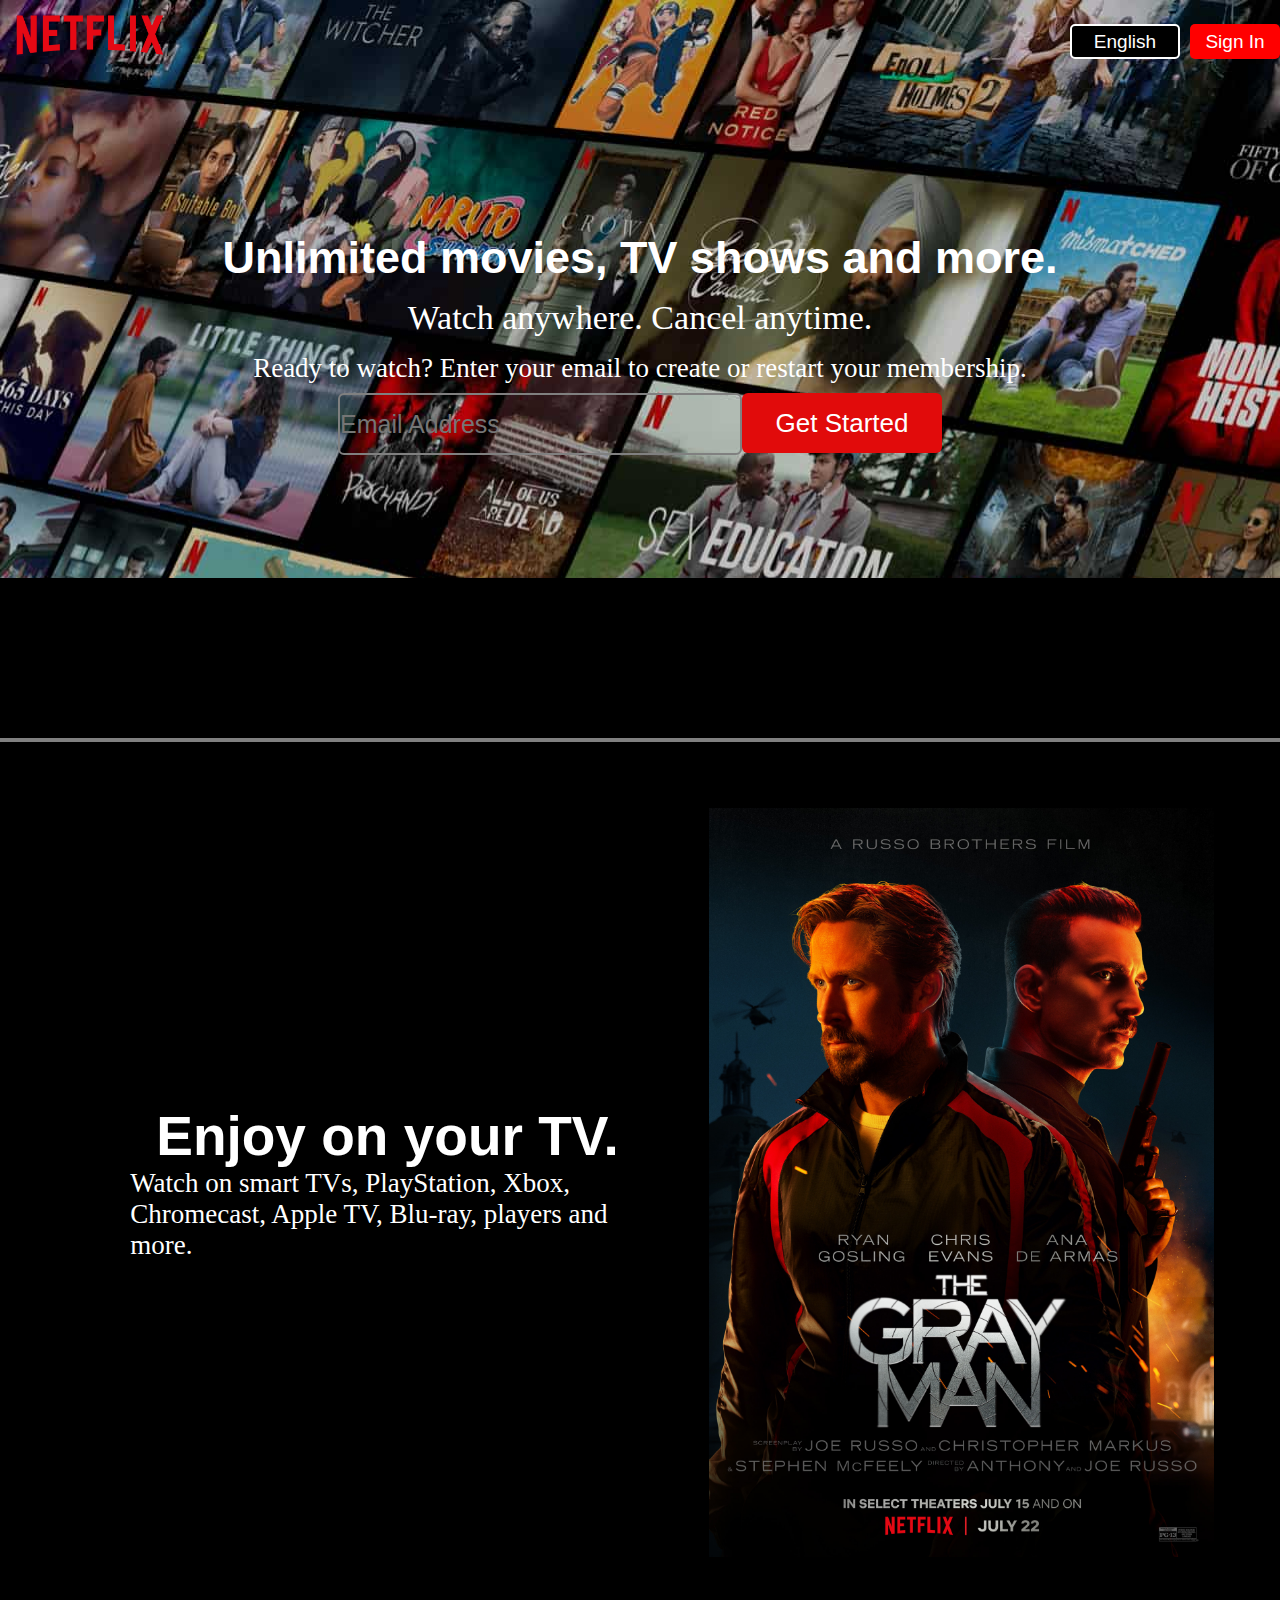
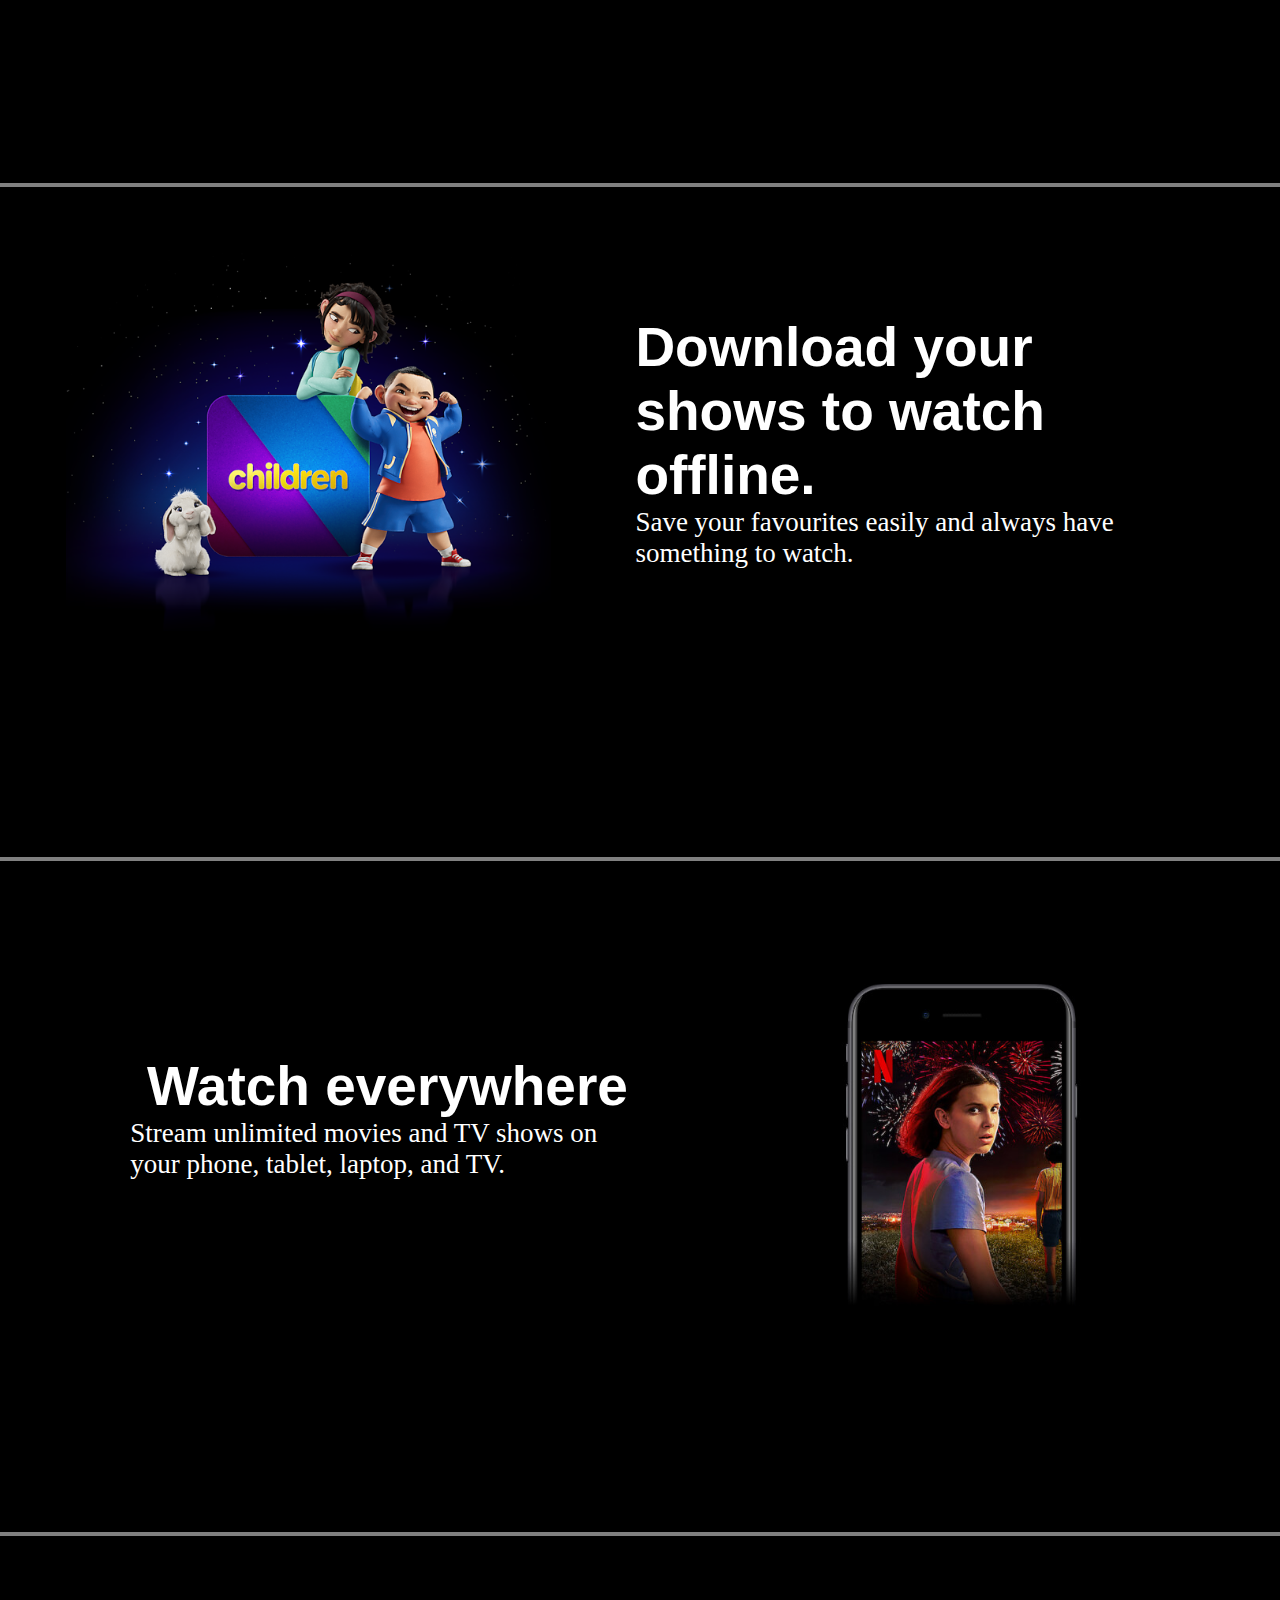
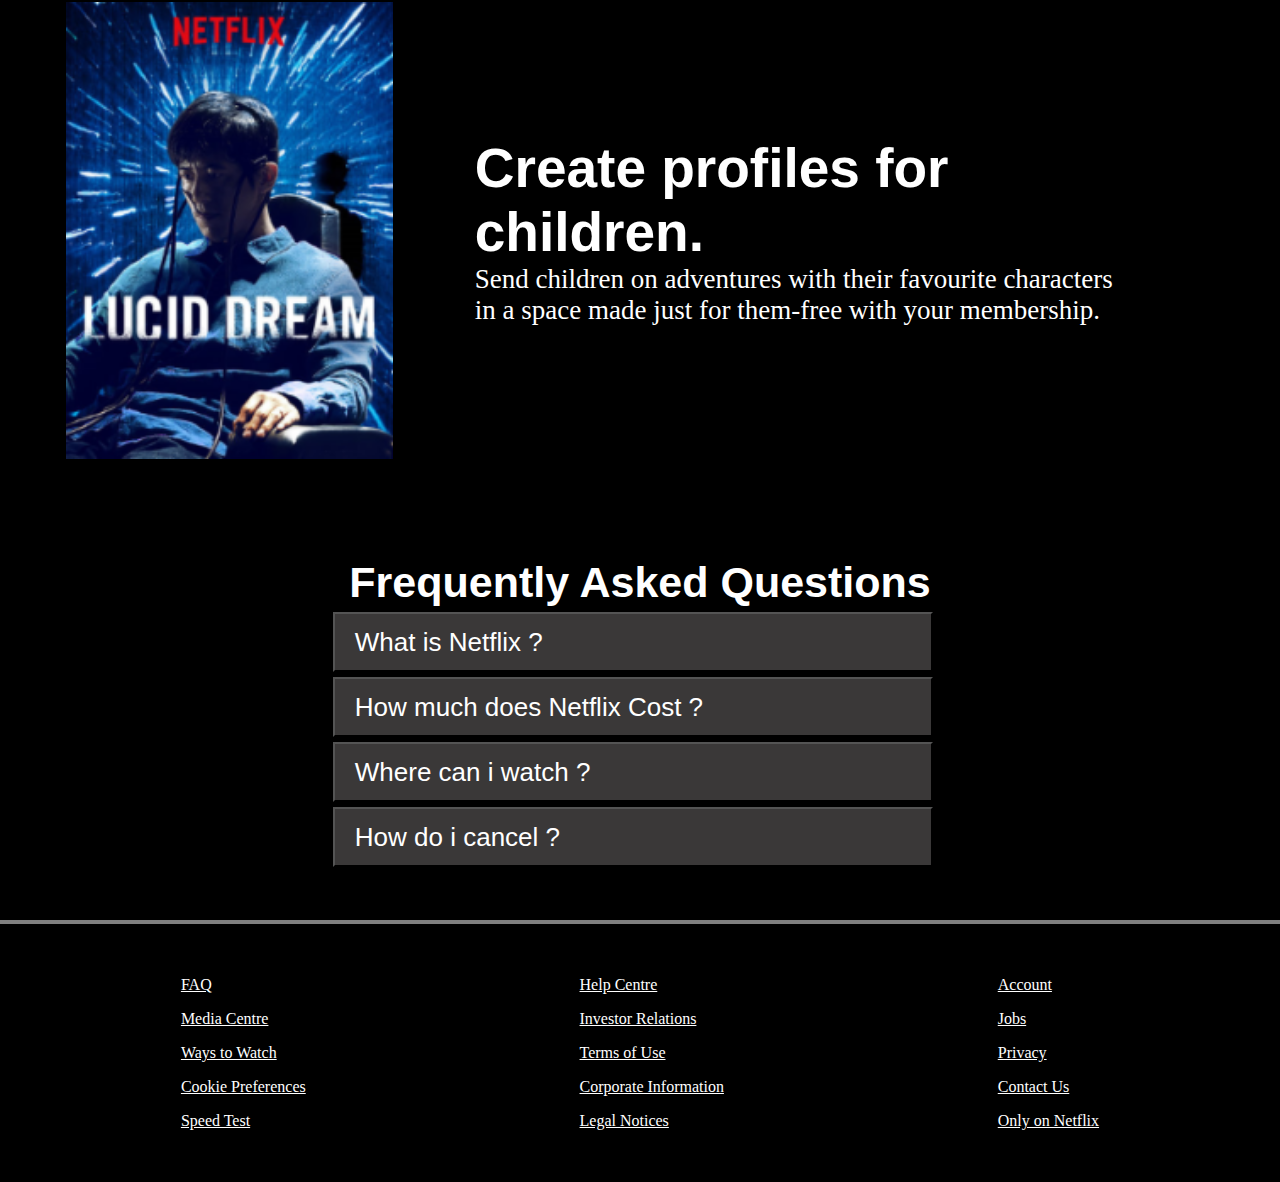
<file: TASK-2/home.html>
<!DOCTYPE html>
<html lang="en">

<head>
    <meta charset="UTF-8">
    <meta name="viewport" content="width=device-width, initial-scale=1.0">
    <title>Netflix India - Watch TV Shows Online, Watch Movies Online</title>
    <link rel="stylesheet" href="home.css">
    <link rel="icon" type="image/x-icon" href="https://cdn4.iconfinder.com/data/icons/logos-and-brands/512/227_Netflix_logo-512.png">
</head>

<body>
    <header>
        <nav>
            <div class="img">
                <img src="./image/netflix.png" alt="">
            </div>
            <div class="btn">
                <button class="eng">English</button>
                <button class="sign">Sign In</button>
            </div>
        </nav>

        <section class="main">
            <div class="home">
                <h1>Unlimited movies, TV shows and more.</h1>
                <h3>Watch anywhere. Cancel anytime.</h3>
                <p>Ready to watch? Enter your email to create or restart your membership.</p>
                <div class="input">
                    <input type="text" placeholder="Email Address">
                    <button>Get Started</button>
                </div>
            </div>
        </section>

    </header>

    <section class="first">
        <div class="text">
            <h1>Enjoy on your TV.</h1>
            <p>Watch on smart TVs, PlayStation, Xbox, Chromecast, Apple TV, Blu-ray, players and more.</p>
        </div>
        <img src="./image/3.png" alt="">
    </section>

    <section class="first">
        <img src="./image/2.png" alt="">
        <div class="text">
            <h1>Download your shows to watch offline.</h1>
            <p>Save your favourites easily and always have something to watch.</p>
        </div>
    </section>

    <section class="first">
        <div class="text">
            <h1>Watch everywhere</h1>
            <p>Stream unlimited movies and TV shows on your phone, tablet, laptop, and TV.</p>
        </div>
        <img src="./image/1.png" alt="">
    </section>

    <section class="first">
        <img src="./image/4.png" alt="">
        <div class="text">
            <h1>Create profiles for children.</h1>
            <p>Send children on adventures with their favourite characters in a space made just for them-free with your
                membership.
            </p>
        </div>
    </section>

    <section class="buttons">
        <h1>Frequently Asked Questions</h1>
        <button>What is Netflix ?</button><br>
        <button>How much does Netflix Cost ?</button><br>
        <button>Where can i watch ?</button><br>
        <button>How do i cancel ?</button>
    </section>

    <footer class="footer">
        <div class="list">
            <p>FAQ</p>
            <p>Media Centre</p>
            <p>Ways to Watch</p>
            <p>Cookie Preferences</p>
            <p>Speed Test</p>
        </div>
        <div class="list">
            <p>Help Centre</p>
            <p>Investor Relations</p>
            <p>Terms of Use</p>
            <p>Corporate Information</p>
            <p>Legal Notices</p>
        </div>
        <div class="list">
            <p>Account</p>
            <p>Jobs</p>
            <p>Privacy</p>
            <p>Contact Us</p>
            <p>Only on Netflix</p>
        </div>
    </footer>
</body>

</html>
</file>
<file: TASK-2/home.css>
*{
    margin: 0;
    padding: 0;
}

body{
    background-color: black;
    color: white;
}

header{
    background: url(./image/back.jpg)  no-repeat ;
    background-size: inherit;
}

h1{
    font-family: 'Gill Sans', 'Gill Sans MT', Calibri, 'Trebuchet MS', sans-serif;
}

nav{
    display: flex;
    justify-content: space-around; 
    overflow: hidden;
}

nav .img{
    display: flex;
    align-items: center;
}

nav .img img{
    width: 17%;
    margin-top: -18px;
}

nav .btn{
    display: flex;
    align-items: center;
}

.btn .eng{
    margin-inline: 10px;
    width: 110px;
    height: 35px;
    background-color: black;
    color: white;
    font-size: 19px;
    border: 2px solid white;
    border-radius: 5px;
    cursor: text;
}

.btn .eng:hover{
    background-color: transparent;
}

.btn .sign:hover{
    background-color: transparent;
    border: 3px solid red;
}

.btn .sign{
    width: 90px;
    height: 35px;
    background-color: red;
    color: white;
    font-size: 19px;
    border-radius: 5px;
    border: none;
}

.main{
    text-align: center;
    height: 400px;
}

.home{
    display: flex;
    flex-direction: column;
    align-items: center;
    justify-content: center;
}

.main .home{
    margin-top: 95px;
    padding-top: 45px;
}

.main h1{
    font-size: 45px;
    font-weight: 700;
    line-height: 70px;
}

.main h3{
    font-size: 34px;
    font-weight: 400;
    line-height: 50px;
}

.main p{
    font-size: 27px;
    line-height: 50px;
}

.input{
    display: flex;
    justify-content: center;
}

.input input{
    width: 400px;
    height: 58px;
    border: none;
    font-size: 25px;
    background: none;
    border: 2px solid gray;
    border-radius: 6px;
}

.input button{
    width: 200px;
    height: 60px;
    background-color: rgb(225, 11, 11);
    color: white;
    font-size: 26px;
    border: none;
    border-radius: 6px;
}

.first{
    display: flex;
    justify-content: space-around;
    margin-top: 160px;
    padding: 66px;
    border-top: 4px solid gray;

}

.first img{
    width: 40%;
}

.first h1{
    font-size: 55px;
}

.first p{
    font-size: 27px;
}

.first img{
    width: 44%;
}

.first .text{
    display: flex;
    flex-direction: column;
    justify-content: center;
    align-items: center;
}

.first h1{
    padding: 0 10%;
}

.first p{
    text-align: left;
    padding: 0 10%;
}

.buttons h1{
    text-align: center;
    margin-top: 33px;
    font-size: 43px;
}

.buttons{
    align-items: center;
}

.buttons button{
    width: 600px;
    height: 60px;
    background-color: rgb(58, 56, 56);
    color: white;
    font-size: 26px;
    margin-left: 26%;
    text-align: left;
    margin-top: 5px;
    padding: 0 20px;
}

button{
    cursor: pointer;
}

footer{
    display: flex;
    justify-content: space-around;
    padding: 44px;
    border-top: 4px solid gray;
    margin-top: 53px;
}

footer p{
    cursor: pointer;
    margin: 8px;
    text-decoration: underline;
}

footer .list{
    display: flex;
    flex-direction: column;
}
</file>
